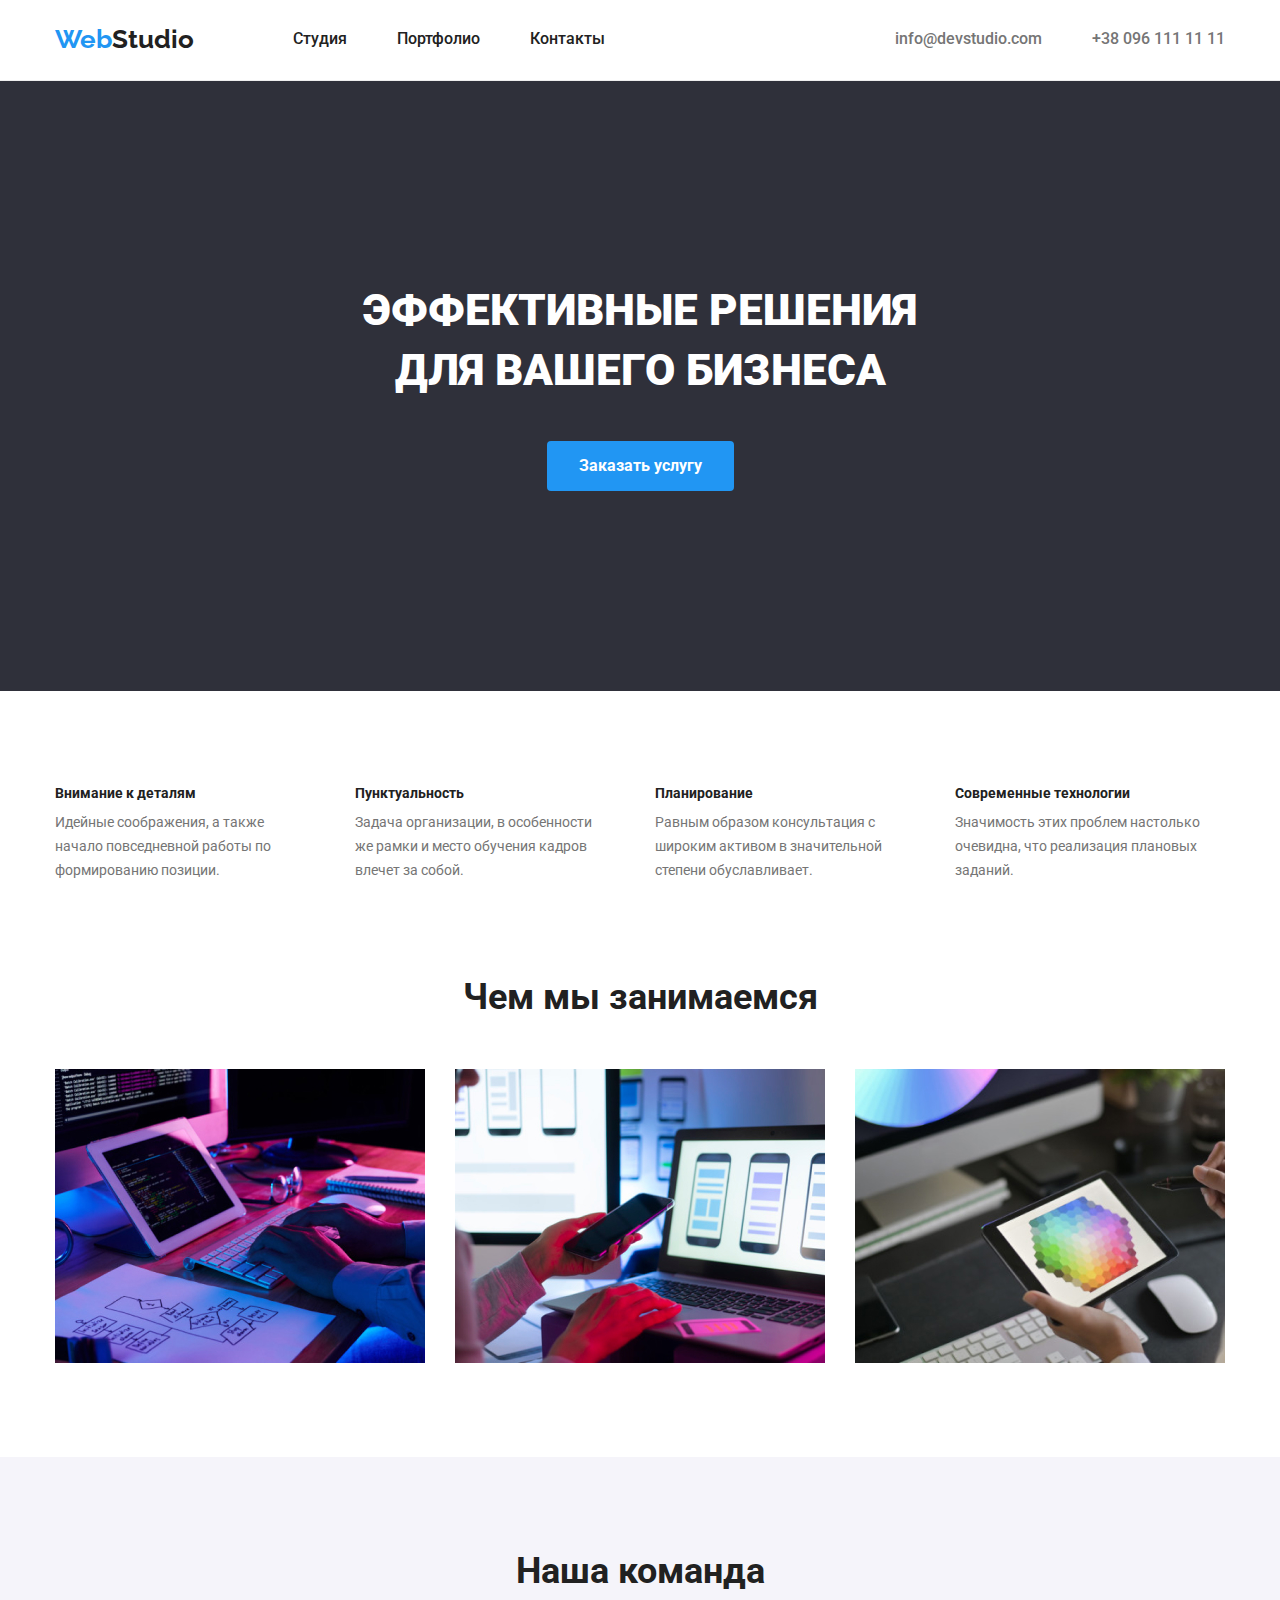
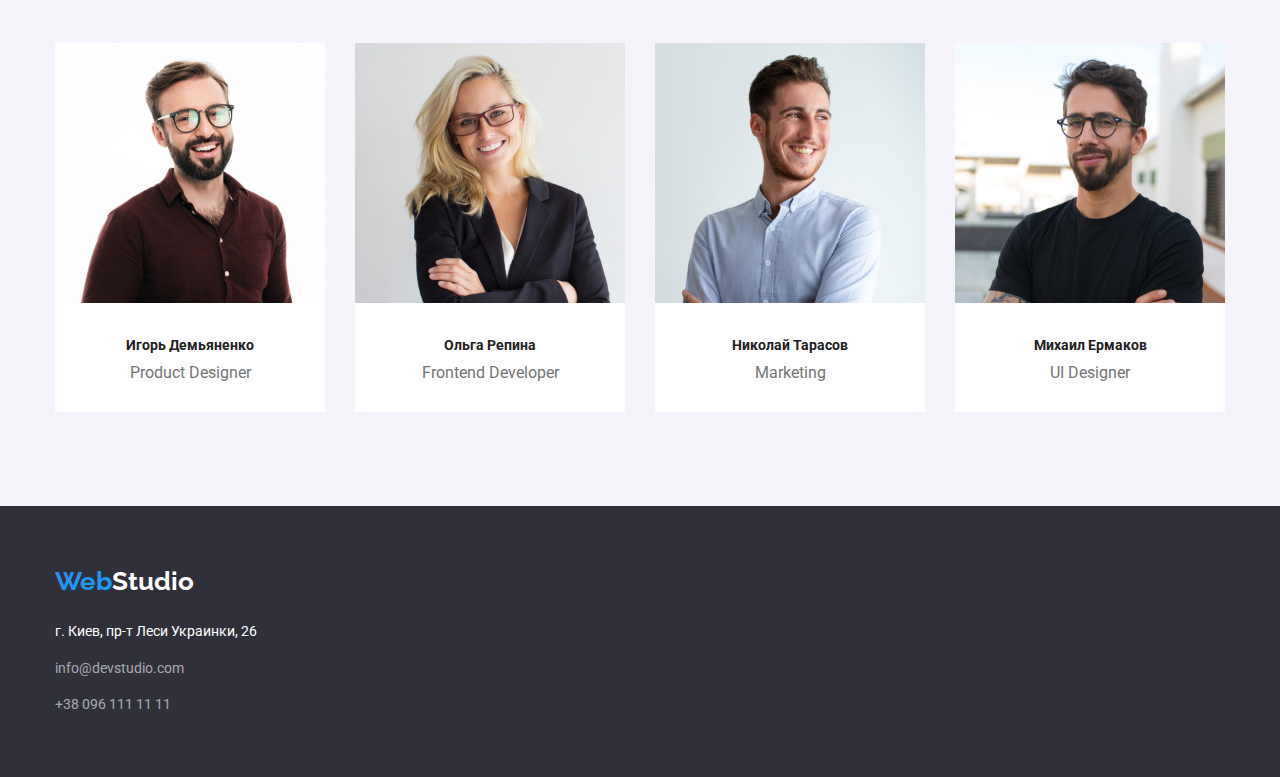
<file: index.html>
<!DOCTYPE html>
<html lang="en">
<head>
    <meta charset="UTF-8">
    <meta http-equiv="X-UA-Compatible" content="IE=edge">
    <meta name="viewport" content="width=device-width, initial-scale=1.0">
    <title>Document</title>
    <link rel="preconnect" href="https://fonts.gstatic.com" />
    <link href="https://fonts.googleapis.com/css2?family=Raleway:wght@700&family=Roboto:wght@400;500;700;900&display=swap"
    rel="stylesheet" />
    <link rel="stylesheet" href="https://cdnjs.cloudflare.com/ajax/libs/modern-normalize/1.0.0/modern-normalize.min.css"/>
    <link rel="stylesheet" href="./css/style.css" />

</head>
<body class="page">
    <header class="page-header">
        <div class="container main-nav">
            <a class="logo" href=""><span class="part-logo">Web</span>Studio</a>
            <nav>
                <ul class="site-navlist">
                    <li class="item">
                        <a href="./index.html">Студия</a>
                    </li>
                    <li class="item">
                        <a href="./portfolio.html">Портфолио</a>
                    </li>
                    <li class="item">
                        <a href="">Контакты</a>
                    </li>
                </ul>
            </nav>
                <ul class="auth-navlist">
                    <li class="item"> <a class="link" href="mailto:info@devstudio.com">info@devstudio.com</a></li>
                    <li class="item"> <a class="link" href="tel:+380961111111">+38 096 111 11 11</a></li>
                </ul>
        </div>
    </header>
    <main>
<section class="post">
    <h1 class="post-title"> Эффективные решения <br> 
        для вашего бизнеса</h1>
    <button type="button" class="button">Заказать услугу</button>
</section>
<section class="section-cont">
    <div class="container">
    <ul class="feature-list">
        <li class="li-on">
            <h3 class="title" >
                Внимание к деталям
            </h3>
            <p class="post-text">
                Идейные соображения, а также <br> начало повседневной работы по<br> формированию позиции.
            </p>
        </li>
        <li class="li-on">
            <h3 class="title">Пунктуальность</h3>
            <p class="post-text">Задача организации, в особенности<br> же рамки и место обучения кадров<br> влечет за собой.</p>
        </li>
        <li class="li-on">
            <h3 class="title">Планирование</h3>
            <p class="post-text">Равным образом консультация с<br> широким активом в значительной<br> степени обуславливает.</p>
        </li>
        <li class="li-on">
            <h3 class="title">Современные технологии</h3>
            <p class="post-text">Значимость этих проблем настолько<br> очевидна, что реализация плановых<br> заданий.</p>
        </li>
    </ul>
    </div>
    </section>
    <section class="section">
        <div class="container">
    <h2 class="section-title">Чем мы занимаемся</h2>
    <ul class="section-img">
        <li><img class="img" src="./images/img1.jpg" alt="img1" width="370" /></li>
        <li><img class="img" src="./images/img2.jpg" alt="img2" width="370" /></li>
        <li><img class="img" src="./images/img3.jpg" alt="img3" width="370" /></li>
    
    </ul>
    </div>
     </section>
     <section class="section work-nav">
        <div class="container">
    <h2 class="section-title">Наша команда</h2>
    <ul class="work-list">
        <li class="lissen">
            <img src="./images/employer1.jpg" alt="employe1" width="270" />
            <div class="lissen-work">
              <h3 class="title">Игорь Демьяненко</h3>
              <p class="work">Product Designer</p>
            </div>
        </li>
        <li class="lissen">
            <img src="./images/employer2.jpg" alt="employe2" width="270" />
            <div class="lissen-work">
            <h3 class="title">Ольга Репина</h3>
            <p class="work">Frontend Developer</p>
        </div>
        </li>
        <li class="lissen">
            <img src="./images/employer3.jpg" alt="employe3" width="270" />
            <div class="lissen-work">
            <h3 class="title">Николай Тарасов</h3>
            <p class="work">Marketing</p>
        </div>
        </li>
        <li class="lissen">
            <img src="./images/employer4.jpg" alt="employe4" width="270" />
            <div class="lissen-work">
            <h3 class="title">Михаил Ермаков</h3>
            <p class="work">UI Designer</p> 
        </div>
        </li>
    </ul>
    </div>
     </section>

    </main>
    <footer class="footer">
        <div class="container">
        <a class="logotip" href=""><span class="part-logo">Web</span>Studio</a>
        <address>
            <ul class="tel-list">
               <li> <a class="map" href="https://goo.gl/maps/H2DDED5TdbGrdpNz7" target="_blank" rel="noopener noreferrer"> г. Киев, пр-т Леси Украинки, 26</a>  </li> 
               <li><a class="add" href="mailto:info@devstudio.com">info@devstudio.com</a></li>
               <li><a class="add" href="tel:+380961111111">+38 096 111 11 11</a></li>
            </ul>
        </address>
        </div>
    </footer>
</body>
</html>
</file>
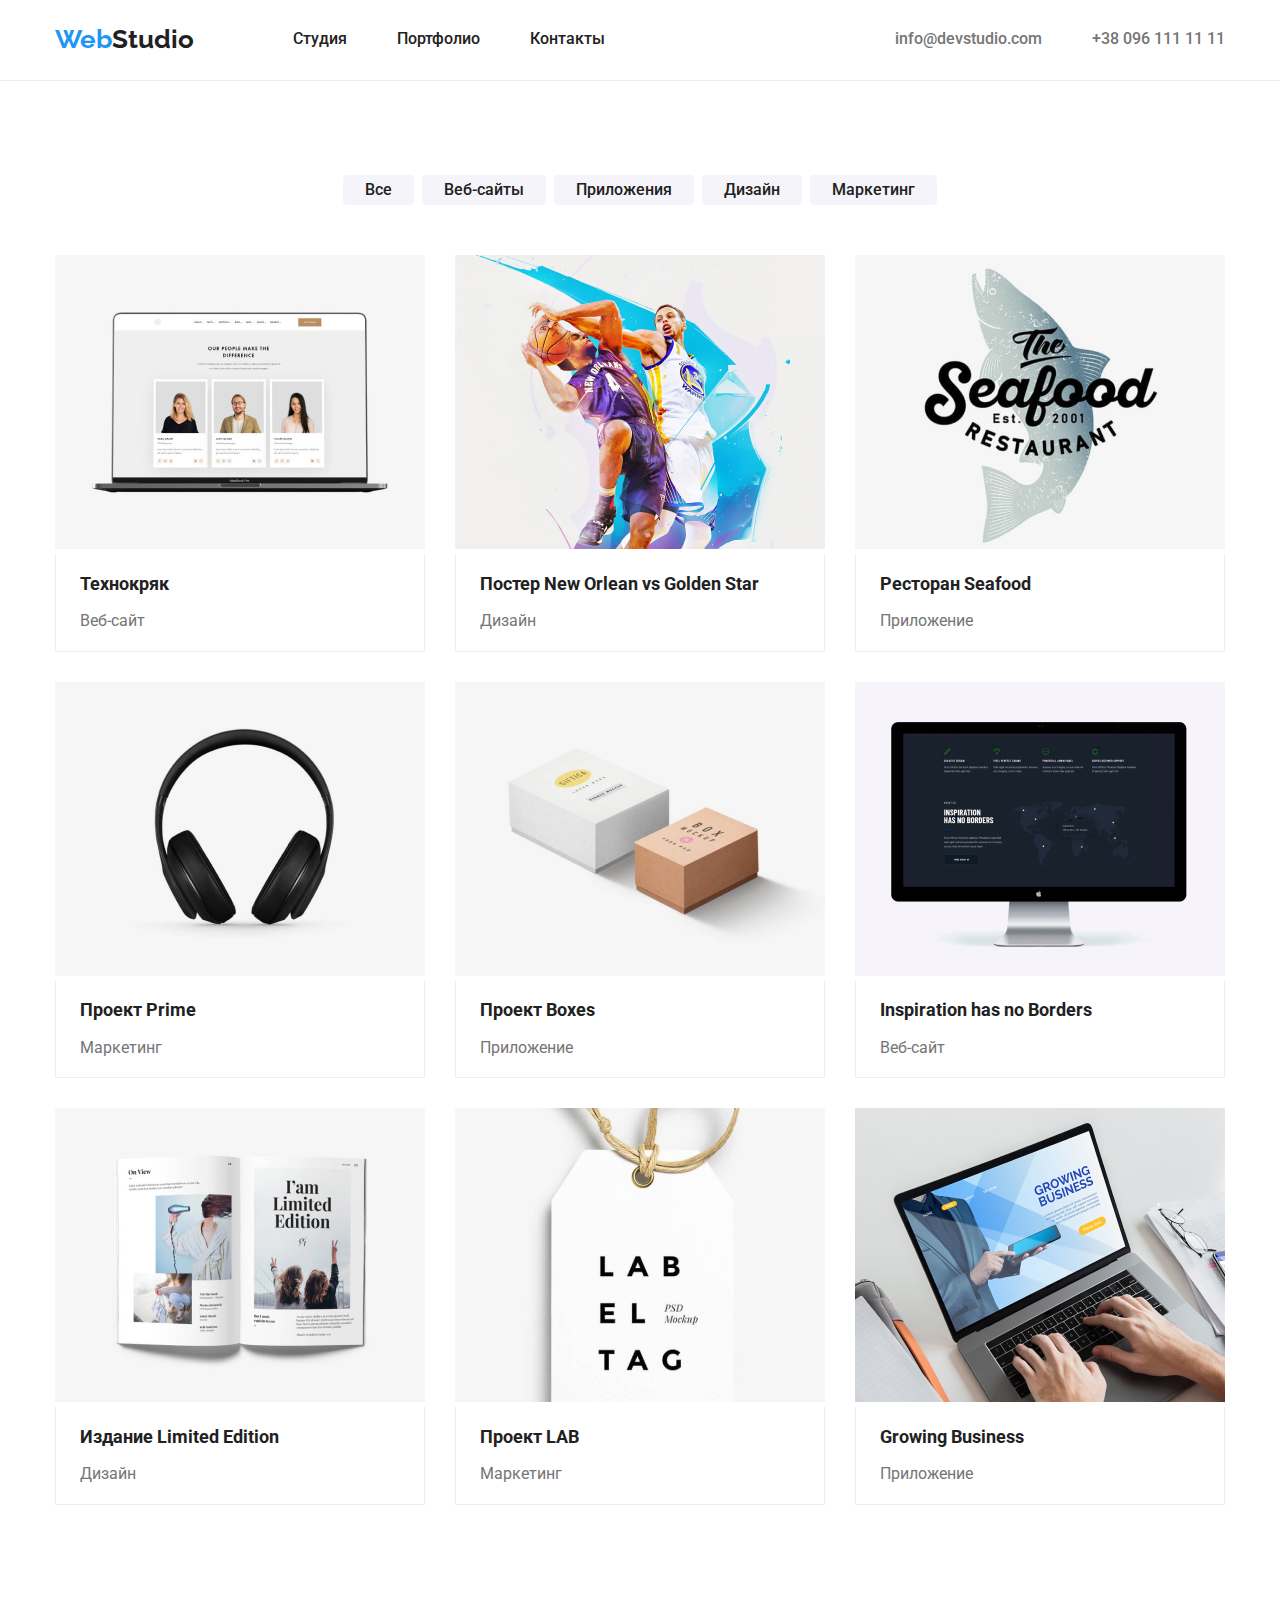
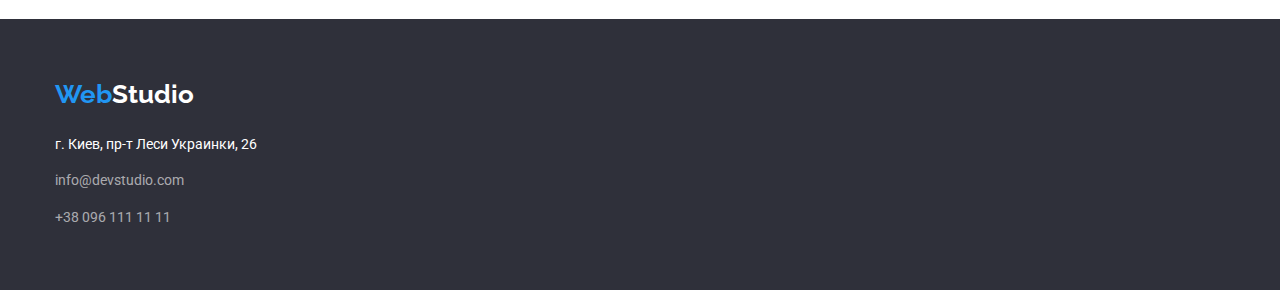
<file: portfolio.html>
<!DOCTYPE html>
<html lang="en">
<head>
    <meta charset="UTF-8">
    <meta http-equiv="X-UA-Compatible" content="IE=edge">
    <meta name="viewport" content="width=device-width, initial-scale=1.0">
    <title>Document</title>
    <link rel = "preconnect" href = "https://fonts.gstatic.com">
    <link href = "https://fonts.googleapis.com/css2?family=Raleway:wght@700&family=Roboto:wght@400;500;700;900&display=swap" rel ="stylesheet">
    <link rel="stylesheet" href="https://cdnjs.cloudflare.com/ajax/libs/modern-normalize/1.0.0/modern-normalize.min.css">
    <link rel="stylesheet" href="./css/style.css" />
</head>
<body class="page">
    <header class="page-header">
        <div class="container main-nav">
            <a class="logo" href="./index.html"><span class="part-logo">Web</span>Studio</a>
            <nav>
                <ul class="site-navlist">
                    <li class="item">
                        <a href="./index.html">Студия</a>
                    </li>
                    <li class="item">
                        <a href="./portfolio.html">Портфолио</a>
                    </li>
                    <li class="item">
                        <a href="">Контакты</a>
                    </li>
                </ul>
            </nav>
                <ul class="auth-navlist">
                    <li class="item"> <a class="link" href="mailto:info@devstudio.com">info@devstudio.com</a></li>
                    <li class="item"> <a class="link" href="tel:+380961111111">+38 096 111 11 11</a></li>
                </ul>
        </div>
    </header>
<main class="main-portfolio">
<section class="section">
    <div class="container">
    
    <ul class="button-text">
       <li class="item"><button type="button" class="button-primary" >Все</button> </li>
       <li class="item"><button type="button" class="button-primary">Веб-сайты</button> </li>
       <li class="item"><button type="button" class="button-primary">Приложения</button> </li>
       <li class="item"><button type="button" class="button-primary">Дизайн</button> </li>
       <li class="item"><button type="button" class="button-primary">Маркетинг</button> </li>
    </ul>
    
    
    <ul class="comunity">
        <li class="text">
            <img src="./images/fot1.jpg" alt="fot1" width="370" height="404"/>
             <div class="container-portfolio">
            <h3 class="post-work">Технокряк</h3>
              <p class="post-app">Веб-сайт</p>
            </div>
        </li>
        <li class="text">
            <img src="./images/fot2.jpg" alt="fot2" width="370" />
            <div class="container-portfolio">
            <h3 class="post-work">Постер New Orlean vs Golden Star</h3>
            <p class="post-app">Дизайн</p>  
            </div>
        </li>
        <li class="text">
            <img src="./images/fot3.jpg" alt="fot3" width="370" />
            <div class="container-portfolio">
            <h3 class="post-work">Ресторан Seafood</h3>
            <p class="post-app">Приложение</p> 
            </div>
        </li>
        <li class="text">
            <img src="./images/fot4.jpg" alt="fot4" width="370" />
            <div class="container-portfolio">
            <h3 class="post-work">Проект Prime</h3>
            <p class="post-app">Маркетинг</p> 
            </div>
        </li>
        <li class="text">
            <img src="./images/fot5.jpg" alt="fot5" width="370" />
           <div class="container-portfolio">
            <h3 class="post-work">Проект Boxes</h3>
            <p class="post-app">Приложение</p>  
            </div>
        </li>
        <li class="text">
            <img src="./images/fot6.jpg" alt="fot6" width="370" />
            <div class="container-portfolio">
            <h3 class="post-work">Inspiration has no Borders</h3>
            <p class="post-app">Веб-сайт</p>
            </div>
        </li>
        <li class="text">
            <img src="./images/fot7.jpg" alt="fot7" width="370" />
            <div class="container-portfolio">
            <h3 class="post-work">Издание Limited Edition</h3>
            <p class="post-app">Дизайн</p>  
            </div>
        </li>
        <li class="text">
            <img src="./images/fot8.jpg" alt="fot8" width="370" />
            <div class="container-portfolio">
            <h3 class="post-work">Проект LAB</h3>
            <p class="post-app">Маркетинг</p> 
            </div>
        </li>
        <li class="text">
            <img src="./images/fot9.jpg" alt="fot9" width="370" />
            <div class="container-portfolio">
            <h3 class="post-work">Growing Business</h3>
            <p class="post-app">Приложение</p> 
            </div>
        </li>
    </ul>
    </div>
</section>
</main>
<footer class="footer">
    <div class="container">
        <a class="logotip" href=""><span class="part-logo">Web</span>Studio</a>
    <address>
        <ul class="tel-list">
           <li> <a class="map" href="https://goo.gl/maps/H2DDED5TdbGrdpNz7" target="_blank" rel="noopener noreferrer"> г. Киев, пр-т Леси Украинки, 26</a>  </li> 
           <li><a class="add" href="mailto:info@devstudio.com">info@devstudio.com</a></li>
           <li><a class="add" href="tel:+380961111111">+38 096 111 11 11</a></li>
        </ul>
    </address>
    </div>
</footer>
</body>
</html>
</file>
<file: css/style.css>
html {
    box-sizing: border-box;
}
*,
*::before,
*::after {
    box-sizing: inherit;
    
}
:root {
--pretty-color: #2196F3;
--table-color: #EEEEEE;
--while-color: #FFFFFF;
--black-color: #212121;
--active-color: #757575;
--strong-color: #2F303A;
--work-color: #F5F4FA;
--portfolio-color: #E5E5E5;
--none-color: rgba(0, 0, 0, 0);
--add-color: rgba(255, 255, 255, 0.6);



}

.page {
    background-color: var(--while-color);
    text-decoration: none;
   
    list-style: none;
    font-family: Roboto, Raleway;
    color: var(--black-color);
    font-weight: bold;
    margin: 0;
    padding: 0;
   
}
.container {
    
    width: 1200px;
    margin: 0 auto;  
    padding: 0 15px;
    
}
.main-nav {
  display: flex;
  align-items: center;
    
}
.logo {
    display: inline-block;
    color: var(--black-color);
    width: 145px;
    font-size: 26px;
    font-family: Raleway;
    font-weight: 700px;
    font-style: normal;
    line-height: 1.192;
    margin-right: 93px;
    
    
}
.part-logo {
    color: var(--pretty-color);
}
.logotip {
    display: inline-block;
    color: var(--while-color);
    
    font-size: 26px;
    font-family: Raleway;
    font-weight: 700;

    line-height: 1.192;
   
    margin-bottom: 20px;

}
a {
    color: inherit;
    text-decoration: none;
}
ul
 {
     list-style: none;
     padding: 0;
     margin: 0;
  }
h1 {
      text-transform: uppercase;
  }
  h1, h2, h3 {
      margin: 0 auto;
  }
  p {
      margin: 0;
  }
.auth-navlist {
    display: flex;
    align-items: center;
    margin-left:  auto;
    color: var(--active-color) ;
    font-weight: 500;

}
.auth-navlist a:hover,.auth-navlist a:focus
{
    color: var(--pretty-color);
}
/*site-nav*/
.site-navlist
{
    display: flex;
    
   
    font-weight: 500;
    
}
.site-navlist .item+.item {
    margin-left: 50px;
}
.auth-navlist .item+.item {
    margin-left: 50px ;
}



.section {
    padding-top: 94px;
    padding-bottom: 94px;
}
/*header*/
.page-header{
    border-bottom: 1px solid var(--table-color) ;
    background: var(--while-color) ;
    padding-top: 24px;
    padding-bottom: 25px;
}

.site-navlist a:hover,.site-navlist a:focus
{
    color: var(--pretty-color);
}
.site-nav .link.current {
    color: var(--pretty-color);
}
/* секция post */
.post { 

    background-color: var(--strong-color);
    padding-top: 200px;
    padding-bottom: 200px;
    text-align: center;
  
}
.post-title {
    
    color: var(--while-color);
    font-family: Roboto;
    width: 696px;
    height: 120px;
    font-style: normal;
    font-weight: 900;
    font-size: 44px;
    line-height: 1.363;
    margin: 0 auto;
    text-align: center;
    margin-bottom: 0;
   
    
}

/*button*/
.button {
    
    cursor: pointer;
    color: var(--while-color) ;
    background-color: var(--pretty-color);
    font-family: Roboto;

    font-style: normal;
    font-weight: 700;
    font-size: 16px;  
    line-height: 1.875; 
    border-radius: 4px;
    padding: 10px 32px;
    margin: 0 auto;
    margin-top: 40px;
    border: 0;
}
/* секция 2*/
.section-cont {
    padding-top: 94px;
    padding-bottom: 0;
}
.section-title {
    color: var(--black-color);
    font-family: Roboto;
    font-size: 36px;
    line-height: 1.166;
    text-align: center;
    margin-bottom: 50px;
}

/* feature*/
.feature-list {
    display: flex;
}
.feature-list .title {
    color: var(--black-color) ;
    font-family: Roboto;
    font-weight: 700;
    font-weight: 16px;
    font-style: Bold;
    font-size: 14px;
    line-height: 1.142;
    margin-top: 0;
    margin-bottom: 0;

}
.feature-list .li-on:nth-last-child(-n+4) {
    margin-right: 0;
}


.feature-list .post-text {
    color: var(--active-color);
    font-family: Roboto;
    width: 270px;
    font-style: normal;
    font-weight: normal;
    font-size: 14px;
    line-height: 1.714;
    margin-top: 10px;
    margin-bottom: 0;
}
.feature-list .li-on+.li-on {
    margin-left: 30px;
}
/*work-list*/
.work-nav {
    background-color: var(--work-color);
}
.section-title > ul{
    margin-top: 50px;
    margin-bottom: 94px;
}
.section-img {
    display: flex;

    margin: 0;
    justify-content:space-between;
}
.img {
    display: block;
    max-width: 100%;
}
.work-list {
    display: flex;
    justify-content:space-between;
    margin-bottom: 0;
}
.work-list .lissen {

    background-color: var(--while-color);
  
}
.work-list .title {
    color: var(--black-color);
    font-family: Roboto;
    

    
    font-size: 14px;
    line-height: 1.142;
   
    margin-bottom: 0;
    

   
}
.work-list .work {
    color: var(--active-color);
    font-family: Roboto;
    width: auto;
    font-style: normal;
    font-weight: 400;
    font-size: 16px;
    line-height: 1.187;
    margin: 0;
    
    
    
}
.lissen-work {
    padding-top: 30px;
    padding-bottom: 30px;
}
.lissen .title {
    
    text-align: center;
   
}
.lissen .work {
   
    margin-top: 10px;
    text-align: center;

}
/*footer*/
.footer {
    
    background-color: var(--strong-color) ;
    text-decoration: none;
    line-height: 1.714;
    font-style: normal;
    padding-top: 60px;
    padding-bottom: 60px;
    

}
.tel-list .map {
    display: inline-block;
    color: var(--while-color);
    font-family: Roboto;
    width: 231px;
    font-weight: normal;
    font-size: 14px;
    font-style: normal;
    
    margin-bottom: 0;
}
.tel-list .add {
    display: inline-block;
    color: var(--add-color);
    font-family: Roboto;
    font-weight: 400;
    font-size: 14px;
    font-style: normal;
    margin-bottom: 0;
}
.tel-list li:nth-last-child(n+2){
    margin-bottom: 9px;
}

/* portfolio*/



.button-text {
    display: flex;
    justify-content: center;
    margin-top: 0;
    margin-bottom: 0;
}
.button-text .item+.item {
    margin-left: 8px;
}
.button-primary {
    cursor: pointer;
    font-family: Roboto;
    font-weight: 500;
    background-color: var(--work-color) ;
    color: var(--black-color) ;
    border-radius: 4px;
    font-size: 16px;
    padding: 6px 22px 6px 22px;
    border: 0;

}
.button-primary:hover,.button-primary:focus {
    color: var(--while-color) ;
    background-color: var(--pretty-color);
}
.comunity {
    display: flex;
    flex-wrap: wrap;
    margin-top: 50px;
    margin-bottom: 20px;
    padding-left: 0;
}
.comunity img {
    height: 294px;
    
}
.comunity .text {
  
    
    
    margin-right: 30px;
    margin-bottom: 30px;
}
.comunity .text:nth-child(3n) {
    margin-right: 0;
}
.comunity .text:nth-last-child(-n + 3) {
    margin-bottom: 0;
}

.comunity .post-work {
    color: var(--black-color) ;
    font-family: Roboto;
   
    font-style: normal;
    font-size: 18px;
    
}
.comunity .post-app {
    color: var(--active-color) ;
    font-family: Roboto;
    
    font-style: normal;
    font-weight: normal;
    font-size: 16px;
    

}
.container-portfolio {
    border-left: 1px solid var(--table-color) ;
    border-right: 1px solid var(--table-color);
    border-bottom: 1px solid var(--table-color) ;
    padding-top: 20px;
    padding-bottom: 20px;
    padding-left: 24px;
    padding-right: 24px;
    margin: 0;
}
.post-work:nth-last-child(1n) {
    padding-bottom: 18px;
}
</file>
